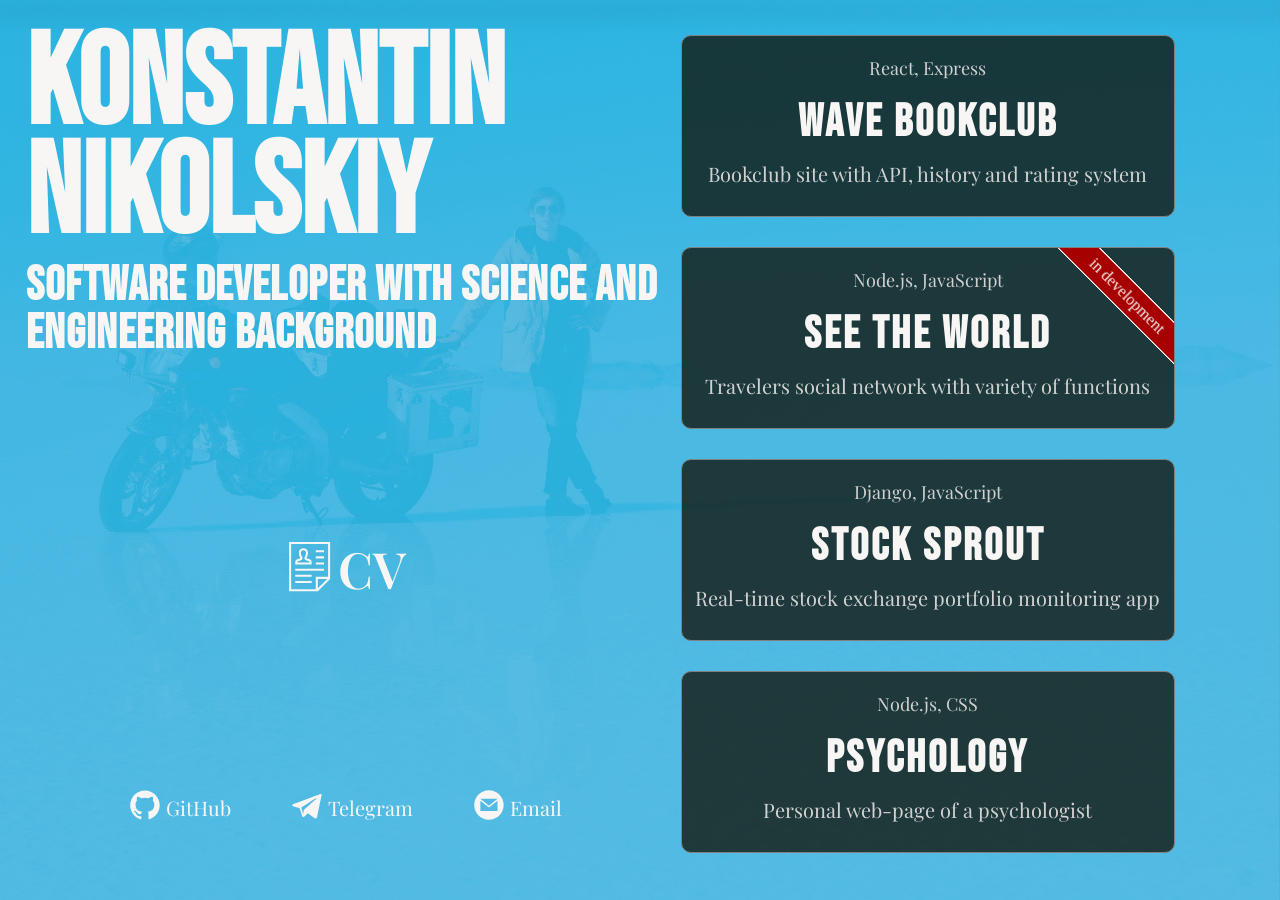
<file: index.html>
<!DOCTYPE html>

<html lang="en">
    <head>
        <title>Konstantin Nikolskiy, Web Dev</title>
        <meta name="viewport" content="width=device-width, initial-scale=1, maximum-scale=1, user-scalable=no">
        <script src="homepage.js"></script>
        <link href="styles.css" rel="stylesheet">
        <link href="favicon.ico" rel="icon">
        <link rel="canonical" href="https://nikolskiy.org">
        <link rel="preconnect" href="https://fonts.googleapis.com">
        <link rel="preconnect" href="https://fonts.gstatic.com" crossorigin>
        <link href="https://fonts.googleapis.com/css2?family=Bebas+Neue&family=News+Cycle:wght@400;700&family=Playfair+Display:wght@400;500;600&family=Tangerine:wght@400;700&family=Philosopher:ital,wght@0,400;0,700;1,400;1,700&display=swap" rel="stylesheet">
        <link href="https://fonts.googleapis.com/css2?family=Russo+One&display=swap" rel="stylesheet">

        <body>

        <div class="main-background"></div>
        <section id="main-view">
            <div class="flex-container" id="main-container">
                <div class="flex-column left-column">
                    <div class="brand-container">
                        <h1 id="name">Konstantin Nikolskiy</h1>
                        <h2 class="main__subtext"> Software Developer with science and engineering background</h2>
                    </div>

                    <button class="CV-btn">
                        <svg viewBox="0 0 26 26" class="svg-CV"><path d="M22 0h-20v24h14l6-6v-18zm-7 23h-12v-22h18v16h-6v6zm1-5h4.586l-4.586 4.586v-4.586zm-3 1h-8v1h8v-1zm0-3h-8v1h8v-1zm6-2v-1h-14v1h14zm0-4h-4v1h4v-1zm-6.006 1h-7.991l-.003-.789c-.003-.72-.006-1.615 1.314-1.92 1.483-.341 1.236-.418 1.158-.563-1.078-1.988-.71-3.173-.395-3.703.388-.651 1.089-1.025 1.923-1.025.827 0 1.523.368 1.91 1.011.545.904.409 2.222-.379 3.713-.105.196-.195.255 1.119.559 1.355.312 1.352 1.212 1.35 1.936l-.006.781zm-6.994-1h6c-.007-.547-.07-.626-.54-.734-.855-.198-1.629-.376-1.901-.972-.142-.311-.113-.66.087-1.039.61-1.151.758-2.146.407-2.729-.276-.458-.778-.526-1.053-.526-.48 0-.857.19-1.063.537-.352.59-.201 1.58.414 2.714.204.377.236.727.095 1.039-.269.598-1.036.774-1.847.962-.525.121-.593.202-.599.748zm13-2v-1h-4v1h4zm0-4h-4v1h4v-1z"/></svg>
                        <span class="CV-text">CV</span>
                    </button>

                    <div class="social-links">
                        <a class="flex" href="https://github.com/Javier-Nieves">
                            <svg viewBox="-1 -1 30 30" class="svg-link">
                                <path d="M12 .297c-6.63 0-12 5.373-12 12 0 5.303 3.438 9.8 8.205 11.385.6.113.82-.258.82-.577 0-.285-.01-1.04-.015-2.04-3.338.724-4.042-1.61-4.042-1.61C4.422 18.07 3.633 17.7 3.633 17.7c-1.087-.744.084-.729.084-.729 1.205.084 1.838 1.236 1.838 1.236 1.07 1.835 2.809 1.305 3.495.998.108-.776.417-1.305.76-1.605-2.665-.3-5.466-1.332-5.466-5.93 0-1.31.465-2.38 1.235-3.22-.135-.303-.54-1.523.105-3.176 0 0 1.005-.322 3.3 1.23.96-.267 1.98-.399 3-.405 1.02.006 2.04.138 3 .405 2.28-1.552 3.285-1.23 3.285-1.23.645 1.653.24 2.873.12 3.176.765.84 1.23 1.91 1.23 3.22 0 4.61-2.805 5.625-5.475 5.92.42.36.81 1.096.81 2.22 0 1.606-.015 2.896-.015 3.286 0 .315.21.69.825.57C20.565 22.092 24 17.592 24 12.297c0-6.627-5.373-12-12-12">
                                </path>
                            </svg>
                            <span class="link-text-white">GitHub</span>
                        </a>
                        <a href="https://t.me/JavierNikolskiy">
                            <svg viewBox="-1 -1 30 30" class="svg-link" style="fill-rule:evenodd;clip-rule:evenodd;stroke-linejoin:round;stroke-miterlimit:1.41421;"><path id="telegram-1" d="M18.384,22.779c0.322,0.228 0.737,0.285 1.107,0.145c0.37,-0.141 0.642,-0.457 0.724,-0.84c0.869,-4.084 2.977,-14.421 3.768,-18.136c0.06,-0.28 -0.04,-0.571 -0.26,-0.758c-0.22,-0.187 -0.525,-0.241 -0.797,-0.14c-4.193,1.552 -17.106,6.397 -22.384,8.35c-0.335,0.124 -0.553,0.446 -0.542,0.799c0.012,0.354 0.25,0.661 0.593,0.764c2.367,0.708 5.474,1.693 5.474,1.693c0,0 1.452,4.385 2.209,6.615c0.095,0.28 0.314,0.5 0.603,0.576c0.288,0.075 0.596,-0.004 0.811,-0.207c1.216,-1.148 3.096,-2.923 3.096,-2.923c0,0 3.572,2.619 5.598,4.062Zm-11.01,-8.677l1.679,5.538l0.373,-3.507c0,0 6.487,-5.851 10.185,-9.186c0.108,-0.098 0.123,-0.262 0.033,-0.377c-0.089,-0.115 -0.253,-0.142 -0.376,-0.064c-4.286,2.737 -11.894,7.596 -11.894,7.596Z"/></svg>
                            <span class="link-text-white">Telegram</span>
                        </a>
                        <a href="mailto:otro.konstantin@gmail.com">
                            <svg viewBox="-1 -1 30 30" class="svg-link"><path d="M12 .02c-6.627 0-12 5.373-12 12s5.373 12 12 12 12-5.373 12-12-5.373-12-12-12zm6.99 6.98l-6.99 5.666-6.991-5.666h13.981zm.01 10h-14v-8.505l7 5.673 7-5.672v8.504z"/></svg>
                            <span class="link-text-white">Email</span>
                        </a>
                    </div>

                </div>

                <div class="right-column">
                    <div class="flex-column-container">

                        <article class="project-card books">
                            <div class="flex-column project-card__content" data-name="books">
                                <!-- spinner for loading -->
                                <div class="flex-container spinner">
                                    <div class="flex-column">
                                        <h2>Wave Bookclub</h2>
                                        <div class="server-text">Waking up the server...</div>
                                    </div>
                                    <div class="lds-dual-ring"></div>
                                </div>
                                <!-- visible part in collapsed form --- top part in expanded form -->
                                <div class="flex-column projectDesc-container">
                                    <div class="projectDesc__small-text">React, Express</div>
                                    <h2 class="projectDesc__big-text">Wave Bookclub</h2>
                                    <div class="projectDesc__medium-text">Bookclub site with API, history and rating system</div>
                                </div>
                                <!-- Details in expanded form -->
                                <div class="flex-column ExpandedCardContent">
                                    <div class="flex-column features-container books">
                                        <p> - Create bookclubs </p>
                                        <p> - Use API to find book information </p>
                                        <p> - Create reading lists and rate books </p>
                                        <p> - Keep track of your reading history </p>
                                    </div>
                                    <div class="flex linkContainer">
                                        <a class="flex projectLink books" href="https://wave-bookclub.com/">
                                            <svg viewBox="-1 -1 30 30" class="svg-project">
                                                <path d="M22 24h-17c-1.657 0-3-1.343-3-3v-18c0-1.657 1.343-3 3-3h17v24zm-2-4h-14.505c-1.375 0-1.375 2 0 2h14.505v-2zm0-18h-3v9l-2-1.547-2 1.547v-9h-8v16h15v-16z"/></svg>
                                            </svg>
                                            <span>React</span>
                                        </a>
                                        <a class="flex projectLink books" href="https://wave-bookclub.onrender.com/">
                                            <svg viewBox="-1 -1 30 30" class="svg-project">
                                                <path d="M22 24h-17c-1.657 0-3-1.343-3-3v-18c0-1.657 1.343-3 3-3h17v24zm-2-4h-14.505c-1.375 0-1.375 2 0 2h14.505v-2zm0-18h-3v9l-2-1.547-2 1.547v-9h-8v16h15v-16z"/></svg>
                                            </svg>
                                            <span>Vanilla JS</span>
                                        </a>
                                        <a class="flex projectLink books" href="https://github.com/Javier-Nieves/Wave-bookclub.git">
                                            <svg viewBox="-1 -1 30 30" class="svg-project">
                                                <path d="M12 .297c-6.63 0-12 5.373-12 12 0 5.303 3.438 9.8 8.205 11.385.6.113.82-.258.82-.577 0-.285-.01-1.04-.015-2.04-3.338.724-4.042-1.61-4.042-1.61C4.422 18.07 3.633 17.7 3.633 17.7c-1.087-.744.084-.729.084-.729 1.205.084 1.838 1.236 1.838 1.236 1.07 1.835 2.809 1.305 3.495.998.108-.776.417-1.305.76-1.605-2.665-.3-5.466-1.332-5.466-5.93 0-1.31.465-2.38 1.235-3.22-.135-.303-.54-1.523.105-3.176 0 0 1.005-.322 3.3 1.23.96-.267 1.98-.399 3-.405 1.02.006 2.04.138 3 .405 2.28-1.552 3.285-1.23 3.285-1.23.645 1.653.24 2.873.12 3.176.765.84 1.23 1.91 1.23 3.22 0 4.61-2.805 5.625-5.475 5.92.42.36.81 1.096.81 2.22 0 1.606-.015 2.896-.015 3.286 0 .315.21.69.825.57C20.565 22.092 24 17.592 24 12.297c0-6.627-5.373-12-12-12">
                                                </path>
                                            </svg>
                                            <span>Code</span>
                                        </a>
                                    </div>
                                </div>
                            </div>
                        </article>

                        <article class="project-card world">
                            <div class="dev-ribbon">in development</div>
                            <div class="flex-column project-card__content" data-name="world">
                                <div class="flex-container spinner">
                                    <div class="flex-column">
                                        <h2>See the World</h2>
                                        <div class="server-text" class="server-text">Waking up the server...</div>
                                    </div>
                                    <div class="lds-dual-ring"></div>
                                </div>
                                <div class="flex-column projectDesc-container">
                                    <div class="projectDesc__small-text">Node.js, JavaScript</div>
                                    <h2 class="projectDesc__big-text">See the World</h2>
                                    <div class="projectDesc__medium-text">Travelers social network with variety of functions</div>
                                </div>
                                <div class="flex-column ExpandedCardContent">
                                    <div class="flex-column features-container world">
                                        <p> - Friend requests, likes, comments, password change </p>
                                        <p> - JSON web tokens authentification</p>
                                        <p> - External modules for email and map features </p>
                                    </div>
                                    <div class="flex linkContainer">
                                        <a class="flex projectLink world" href="https://see-the-world-416907.lm.r.appspot.com/">
                                            <svg viewBox="-1 -1 30 30" class="svg-project">
                                                <path d="M12 0c-6.627 0-12 5.373-12 12s5.373 12 12 12 12-5.373 12-12-5.373-12-12-12zm9.567 9.098c-.059-.058-.127-.108-.206-.138-.258-.101-1.35.603-1.515.256-.108-.231-.327.148-.578.008-.121-.067-.459-.52-.611-.465-.312.112.479.974.694 1.087.203-.154.86-.469 1.002-.039.271.812-.745 1.702-1.264 2.171-.775.702-.63-.454-1.159-.86-.277-.213-.274-.667-.555-.824-.125-.071-.7-.732-.694-.821l-.017.167c-.095.072-.297-.27-.319-.325 0 .298.485.772.646 1.011.273.409.42 1.005.756 1.339.179.18.866.923 1.045.908l.921-.437c.649.154-1.531 3.237-1.738 3.619-.171.321.139 1.112.114 1.49-.029.437-.374.579-.7.817-.35.255-.268.752-.562.934-.521.321-.897 1.366-1.639 1.361-.219-.001-1.151.364-1.273.007-.095-.258-.223-.455-.356-.71-.131-.25-.015-.51-.175-.731-.11-.154-.479-.502-.513-.684-.002-.157.118-.632.283-.715.231-.118.044-.462.016-.663-.048-.357-.27-.652-.535-.859-.393-.302-.189-.542-.098-.974 0-.206-.126-.476-.402-.396-.57.166-.396-.445-.812-.417-.299.021-.543.211-.821.295-.349.104-.707-.083-1.053-.126-1.421-.179-1.885-1.804-1.514-2.976.037-.192-.115-.547-.048-.696.159-.352.485-.752.768-1.021.16-.152.365-.113.553-.231.29-.182.294-.558.578-.789.404-.328.956-.321 1.482-.392.281-.037 1.35-.268 1.518-.06 0 .039.193.611-.019.578.438.023 1.061.756 1.476.585.213-.089.135-.744.573-.427.265.19 1.45.275 1.696.07.152-.125.236-.939.053-1.031.117.116-.618.125-.686.099-.122-.044-.235.115-.43.025.117.055-.651-.358-.22-.674-.181.132-.349-.037-.544.109-.135.109.062.181-.13.277-.305.155-.535-.53-.649-.607-.118-.077-1.024-.713-.777-.298l.797.793c-.04.026-.209-.289-.209-.059.053-.136.02.585-.105.35-.056-.09.091-.14.006-.271 0-.085-.23-.169-.275-.228-.126-.157-.462-.502-.644-.585-.05-.024-.771.088-.832.111-.071.099-.131.203-.181.314-.149.055-.29.127-.423.216l-.159.356c-.068.061-.772.294-.776.303.03-.076-.492-.172-.457-.324.038-.167.215-.687.169-.877-.048-.199 1.085.287 1.158-.238.029-.227.047-.492-.316-.531.069.008.702-.249.807-.364.148-.169.486-.447.731-.447.286 0 .225-.417.356-.622.133.053-.071.38.088.512-.01-.104.45.057.494.033.105-.056.691-.023.601-.299-.101-.28.052-.197.183-.255-.02.008.248-.458.363-.456-.104-.089-.398.112-.516.103-.308-.024-.177-.525-.061-.672.09-.116-.246-.258-.25-.036-.006.332-.314.633-.243 1.075.109.666-.743-.161-.816-.115-.283.172-.515-.216-.368-.449.149-.238.51-.226.659-.48.104-.179.227-.389.388-.524.541-.454.689-.091 1.229-.042.526.048.178.125.105.327-.07.192.289.261.413.1.071-.092.232-.326.301-.499.07-.175.578-.2.527-.365 2.72 1.148 4.827 3.465 5.694 6.318zm-11.113-3.779l.068-.087.073-.019c.042-.034.086-.118.151-.104.043.009.146.095.111.148-.037.054-.066-.049-.081.101-.018.169-.188.167-.313.222-.087.037-.175-.018-.09-.104l.088-.108-.007-.049zm.442.245c.046-.045.138-.008.151-.094.014-.084.078-.178-.008-.335-.022-.042.116-.082.051-.137l-.109.032s.155-.668.364-.366l-.089.103c.135.134.172.47.215.687.127.066.324.078.098.192.117-.02-.618.314-.715.178-.072-.083.317-.139.307-.173-.004-.011-.317-.02-.265-.087zm1.43-3.547l-.356.326c-.36.298-1.28.883-1.793.705-.524-.18-1.647.667-1.826.673-.067.003.002-.641.36-.689-.141.021.993-.575 1.185-.805.678-.146 1.381-.227 2.104-.227l.326.017zm-5.086 1.19c.07.082.278.092-.026.288-.183.11-.377.809-.548.809-.51.223-.542-.439-1.109.413-.078.115-.395.158-.644.236.685-.688 1.468-1.279 2.327-1.746zm-5.24 8.793c0-.541.055-1.068.139-1.586l.292.185c.113.135.113.719.169.911.139.482.484.751.748 1.19.155.261.414.923.332 1.197.109-.179 1.081.824 1.259 1.033.418.492.74 1.088.061 1.574-.219.158.334 1.14.049 1.382l-.365.094c-.225.138-.235.397-.166.631-1.562-1.765-2.518-4.076-2.518-6.611zm14.347-5.823c.083-.01-.107.167-.107.167.033.256.222.396.581.527.437.157.038.455-.213.385-.139-.039-.854-.255-.879.025 0 .167-.679.001-.573-.175.073-.119.05-.387.186-.562.193-.255.38-.116.386.032-.001.394.398-.373.619-.399z"/></svg>
                                            </svg>
                                            <span>Site</span>
                                        </a>
                                        <a class="flex projectLink world" href="https://github.com/Javier-Nieves/See-the-World">
                                            <svg viewBox="-1 -1 30 30" class="svg-project">
                                                <path d="M12 .297c-6.63 0-12 5.373-12 12 0 5.303 3.438 9.8 8.205 11.385.6.113.82-.258.82-.577 0-.285-.01-1.04-.015-2.04-3.338.724-4.042-1.61-4.042-1.61C4.422 18.07 3.633 17.7 3.633 17.7c-1.087-.744.084-.729.084-.729 1.205.084 1.838 1.236 1.838 1.236 1.07 1.835 2.809 1.305 3.495.998.108-.776.417-1.305.76-1.605-2.665-.3-5.466-1.332-5.466-5.93 0-1.31.465-2.38 1.235-3.22-.135-.303-.54-1.523.105-3.176 0 0 1.005-.322 3.3 1.23.96-.267 1.98-.399 3-.405 1.02.006 2.04.138 3 .405 2.28-1.552 3.285-1.23 3.285-1.23.645 1.653.24 2.873.12 3.176.765.84 1.23 1.91 1.23 3.22 0 4.61-2.805 5.625-5.475 5.92.42.36.81 1.096.81 2.22 0 1.606-.015 2.896-.015 3.286 0 .315.21.69.825.57C20.565 22.092 24 17.592 24 12.297c0-6.627-5.373-12-12-12">
                                                </path>
                                            </svg>
                                            <span>Code</span>
                                        </a>
                                    </div>
                                </div>
                            </div>
                        </article>

                        <article class="project-card stocks">
                            <div class="flex-column project-card__content" data-name="stocks">
                                <div class="flex-container spinner">
                                    <div class="flex-column">
                                        <h2>Stock Sprout</h2>
                                        <div class="server-text">Waking up the server...</div>
                                    </div>
                                    <div class="lds-dual-ring"></div>
                                </div>
                                <div class="flex-column projectDesc-container">
                                    <div class="projectDesc__small-text">Django, JavaScript</div>
                                    <h2 class="projectDesc__big-text">Stock Sprout</h2>
                                    <div class="projectDesc__medium-text">Real-time stock exchange portfolio monitoring app</div>
                                </div>
                                <div class="flex-column ExpandedCardContent">
                                    <div class="flex-column features-container stocks">
                                        <p> - Use API to find stocks information </p>
                                        <p> - Add stocks to your portfolio </p>
                                        <p> - Update prices automatically to see your profits </p>
                                        <p> - Keep track of trades and dividends history </p>
                                        <p> - Login with your Google or GitHub account </p>
                                    </div>
                                    <div class="flex linkContainer">
                                        <a class="flex projectLink stocks" href="https://stock-sprout.onrender.com/">
                                            <svg viewBox="-1 -1 30 30" class="svg-project-white">
                                                <path d="M12 2c5.514 0 10 4.486 10 10s-4.486 10-10 10-10-4.486-10-10 4.486-10 10-10zm0-2c-6.627 0-12 5.373-12 12s5.373 12 12 12 12-5.373 12-12-5.373-12-12-12zm0 3c-4.971 0-9 4.029-9 9s4.029 9 9 9 9-4.029 9-9-4.029-9-9-9zm1 13.947v1.053h-1v-.998c-1.035-.018-2.106-.265-3-.727l.455-1.644c.956.371 2.229.765 3.225.54 1.149-.26 1.385-1.442.114-2.011-.931-.434-3.778-.805-3.778-3.243 0-1.363 1.039-2.583 2.984-2.85v-1.067h1v1.018c.725.019 1.535.145 2.442.42l-.362 1.648c-.768-.27-1.616-.515-2.442-.465-1.489.087-1.62 1.376-.581 1.916 1.711.804 3.943 1.401 3.943 3.546.002 1.718-1.344 2.632-3 2.864z">
                                                </path>
                                            </svg>
                                            <span>Site</span>
                                        </a>
                                        <a class="flex projectLink stocks" href="https://github.com/Javier-Nieves/stock-sprout">
                                            <svg viewBox="-1 -1 30 30" class="svg-project-white">
                                                <path d="M12 .297c-6.63 0-12 5.373-12 12 0 5.303 3.438 9.8 8.205 11.385.6.113.82-.258.82-.577 0-.285-.01-1.04-.015-2.04-3.338.724-4.042-1.61-4.042-1.61C4.422 18.07 3.633 17.7 3.633 17.7c-1.087-.744.084-.729.084-.729 1.205.084 1.838 1.236 1.838 1.236 1.07 1.835 2.809 1.305 3.495.998.108-.776.417-1.305.76-1.605-2.665-.3-5.466-1.332-5.466-5.93 0-1.31.465-2.38 1.235-3.22-.135-.303-.54-1.523.105-3.176 0 0 1.005-.322 3.3 1.23.96-.267 1.98-.399 3-.405 1.02.006 2.04.138 3 .405 2.28-1.552 3.285-1.23 3.285-1.23.645 1.653.24 2.873.12 3.176.765.84 1.23 1.91 1.23 3.22 0 4.61-2.805 5.625-5.475 5.92.42.36.81 1.096.81 2.22 0 1.606-.015 2.896-.015 3.286 0 .315.21.69.825.57C20.565 22.092 24 17.592 24 12.297c0-6.627-5.373-12-12-12">
                                                </path>
                                            </svg>
                                            <span>Code</span>
                                        </a>
                                    </div>
                                </div>
                            </div>
                        </article>
                        
                        <article class="project-card psychology">
                            <!-- <div class="dev-ribbon">in development</div> -->
                            <div class="flex-column project-card__content" data-name="psychology">
                                <div class="flex-container spinner">
                                    <div class="flex-column">
                                        <h2>Psychology</h2>
                                        <div class="server-text">Loading...</div>
                                    </div>
                                    <div class="lds-dual-ring"></div>
                                </div>
                                <div class="flex-column projectDesc-container">
                                    <div class="projectDesc__small-text">Node.js, CSS</div>
                                    <h2 class="projectDesc__big-text">Psychology</h2>
                                    <div class="projectDesc__medium-text">Personal web-page of a psychologist</div>
                                </div>
                                <div class="flex-column ExpandedCardContent">
                                    <div class="flex-column features-container psychology">
                                        <p> - Minimalistic design </p>
                                        <p> - Custom email contact form (with Nodemailer) </p>
                                        <p> - Design adaptations for laptops, tablets and phones </p>
                                        <p> - Modern frontend features </p>
                                    </div>
                                    <div class="flex linkContainer">
                                        <a class="flex projectLink psychology" href="https://nikolskaya.org">
                                            <img src="img/brain.svg" class="svg-project-white"/>
                                            <!-- <svg viewBox="-1 -1 30 30" class="svg-project-white">
                                                <path d="M12 2c5.514 0 10 4.486 10 10s-4.486 10-10 10-10-4.486-10-10 4.486-10 10-10zm0-2c-6.627 0-12 5.373-12 12s5.373 12 12 12 12-5.373 12-12-5.373-12-12-12zm0 3c-4.971 0-9 4.029-9 9s4.029 9 9 9 9-4.029 9-9-4.029-9-9-9zm1 13.947v1.053h-1v-.998c-1.035-.018-2.106-.265-3-.727l.455-1.644c.956.371 2.229.765 3.225.54 1.149-.26 1.385-1.442.114-2.011-.931-.434-3.778-.805-3.778-3.243 0-1.363 1.039-2.583 2.984-2.85v-1.067h1v1.018c.725.019 1.535.145 2.442.42l-.362 1.648c-.768-.27-1.616-.515-2.442-.465-1.489.087-1.62 1.376-.581 1.916 1.711.804 3.943 1.401 3.943 3.546.002 1.718-1.344 2.632-3 2.864z">
                                                </path>
                                            </svg> -->
                                            <span>Site</span>
                                        </a>
                                        <a class="flex projectLink psychology" href="https://github.com/Javier-Nieves/Psychology">
                                            <img src="img/github.svg" class="svg-project-white"/>
                                            <!-- <svg viewBox="-1 -1 30 30" class="svg-project-white">
                                                <path d="M12 .297c-6.63 0-12 5.373-12 12 0 5.303 3.438 9.8 8.205 11.385.6.113.82-.258.82-.577 0-.285-.01-1.04-.015-2.04-3.338.724-4.042-1.61-4.042-1.61C4.422 18.07 3.633 17.7 3.633 17.7c-1.087-.744.084-.729.084-.729 1.205.084 1.838 1.236 1.838 1.236 1.07 1.835 2.809 1.305 3.495.998.108-.776.417-1.305.76-1.605-2.665-.3-5.466-1.332-5.466-5.93 0-1.31.465-2.38 1.235-3.22-.135-.303-.54-1.523.105-3.176 0 0 1.005-.322 3.3 1.23.96-.267 1.98-.399 3-.405 1.02.006 2.04.138 3 .405 2.28-1.552 3.285-1.23 3.285-1.23.645 1.653.24 2.873.12 3.176.765.84 1.23 1.91 1.23 3.22 0 4.61-2.805 5.625-5.475 5.92.42.36.81 1.096.81 2.22 0 1.606-.015 2.896-.015 3.286 0 .315.21.69.825.57C20.565 22.092 24 17.592 24 12.297c0-6.627-5.373-12-12-12">
                                                </path>
                                            </svg> -->
                                            <span>Code</span>
                                        </a>
                                    </div>
                                </div>
                            </div>
                        </article>

                    </div>
                </div>
            </div>

            <div class="social-links-mobile__container">
                <button class="CV-btn-mobile">
                    <svg viewBox="0 0 30 30"><path d="M22 0h-20v24h14l6-6v-18zm-7 23h-12v-22h18v16h-6v6zm1-5h4.586l-4.586 4.586v-4.586zm-3 1h-8v1h8v-1zm0-3h-8v1h8v-1zm6-2v-1h-14v1h14zm0-4h-4v1h4v-1zm-6.006 1h-7.991l-.003-.789c-.003-.72-.006-1.615 1.314-1.92 1.483-.341 1.236-.418 1.158-.563-1.078-1.988-.71-3.173-.395-3.703.388-.651 1.089-1.025 1.923-1.025.827 0 1.523.368 1.91 1.011.545.904.409 2.222-.379 3.713-.105.196-.195.255 1.119.559 1.355.312 1.352 1.212 1.35 1.936l-.006.781zm-6.994-1h6c-.007-.547-.07-.626-.54-.734-.855-.198-1.629-.376-1.901-.972-.142-.311-.113-.66.087-1.039.61-1.151.758-2.146.407-2.729-.276-.458-.778-.526-1.053-.526-.48 0-.857.19-1.063.537-.352.59-.201 1.58.414 2.714.204.377.236.727.095 1.039-.269.598-1.036.774-1.847.962-.525.121-.593.202-.599.748zm13-2v-1h-4v1h4zm0-4h-4v1h4v-1z"/></svg>
                    <!-- <span>CV</span> -->
                </button>
                <a href="https://github.com/Javier-Nieves">
                    <svg viewBox="-1 -1 27 27">
                        <path d="M12 .297c-6.63 0-12 5.373-12 12 0 5.303 3.438 9.8 8.205 11.385.6.113.82-.258.82-.577 0-.285-.01-1.04-.015-2.04-3.338.724-4.042-1.61-4.042-1.61C4.422 18.07 3.633 17.7 3.633 17.7c-1.087-.744.084-.729.084-.729 1.205.084 1.838 1.236 1.838 1.236 1.07 1.835 2.809 1.305 3.495.998.108-.776.417-1.305.76-1.605-2.665-.3-5.466-1.332-5.466-5.93 0-1.31.465-2.38 1.235-3.22-.135-.303-.54-1.523.105-3.176 0 0 1.005-.322 3.3 1.23.96-.267 1.98-.399 3-.405 1.02.006 2.04.138 3 .405 2.28-1.552 3.285-1.23 3.285-1.23.645 1.653.24 2.873.12 3.176.765.84 1.23 1.91 1.23 3.22 0 4.61-2.805 5.625-5.475 5.92.42.36.81 1.096.81 2.22 0 1.606-.015 2.896-.015 3.286 0 .315.21.69.825.57C20.565 22.092 24 17.592 24 12.297c0-6.627-5.373-12-12-12">
                        </path>
                    </svg>
                    <!-- <span>GitHub</span> -->
                </a>
                <a href="https://t.me/JavierNikolskiy">
                    <svg viewBox="-1 -1 27 27" style="fill-rule:evenodd;clip-rule:evenodd;stroke-linejoin:round;stroke-miterlimit:1.41421;"><path id="telegram-1" d="M18.384,22.779c0.322,0.228 0.737,0.285 1.107,0.145c0.37,-0.141 0.642,-0.457 0.724,-0.84c0.869,-4.084 2.977,-14.421 3.768,-18.136c0.06,-0.28 -0.04,-0.571 -0.26,-0.758c-0.22,-0.187 -0.525,-0.241 -0.797,-0.14c-4.193,1.552 -17.106,6.397 -22.384,8.35c-0.335,0.124 -0.553,0.446 -0.542,0.799c0.012,0.354 0.25,0.661 0.593,0.764c2.367,0.708 5.474,1.693 5.474,1.693c0,0 1.452,4.385 2.209,6.615c0.095,0.28 0.314,0.5 0.603,0.576c0.288,0.075 0.596,-0.004 0.811,-0.207c1.216,-1.148 3.096,-2.923 3.096,-2.923c0,0 3.572,2.619 5.598,4.062Zm-11.01,-8.677l1.679,5.538l0.373,-3.507c0,0 6.487,-5.851 10.185,-9.186c0.108,-0.098 0.123,-0.262 0.033,-0.377c-0.089,-0.115 -0.253,-0.142 -0.376,-0.064c-4.286,2.737 -11.894,7.596 -11.894,7.596Z"/></svg>
                    <!-- <span>Telegram</span> -->
                </a>
                <a href="mailto:otro.konstantin@gmail.com">
                    <svg viewBox="-1 -1 27 27"><path d="M12 .02c-6.627 0-12 5.373-12 12s5.373 12 12 12 12-5.373 12-12-5.373-12-12-12zm6.99 6.98l-6.99 5.666-6.991-5.666h13.981zm.01 10h-14v-8.505l7 5.673 7-5.672v8.504z"/></svg>
                    <!-- <span>Email</span> -->
                </a>
            </div>
        </section>

        <section id="CV-view">
            <div class="flex-container cv-container">
                <div class="cv-left-part">
                    <svg viewBox="-1 -1 24 26" class='back-arrow cv-block'><path d="M18.885 3.515c-4.617-4.618-12.056-4.676-16.756-.195l-2.129-2.258v7.938h7.484l-2.066-2.191c2.82-2.706 7.297-2.676 10.073.1 4.341 4.341 1.737 12.291-5.491 12.291v4.8c3.708 0 6.614-1.244 8.885-3.515 4.686-4.686 4.686-12.284 0-16.97z"/></svg>
                    <article class="cv-block appear2">
                        <h2 class="cv-heading">Education</h2>
                        <div class="uni-block">
                            <div class="job-year">2022 - 2023</div>
                            <div class="course">Computer Science & Web programming course</div>
                            <div class="uni">Harvard University</div>
                        </div>
                        <dialog id="diplomaModal" class="flex">
                            <img class="modal-img" onclick="diplomaModal.close()">
                        </dialog>
                        <div class="uni-block">
                            <div class="job-year">2006 - 2012</div>
                            <div class="course">Master of Physics</div>
                            <div class="uni">National Research Nuclear University "MEPHI", Moscow</div>
                        </div>
                    </article>

                    <article class="cv-block appear3">
                        <h2 class="cv-heading">Certificates</h2>
                        <div id='container-diploma' class="flex" style="gap:0.5vw">
                            <div class="flex-container">
                                <img class="cv-diploma cv-diploma-big" src="img/CS50w.jpg" alt="CS50w diploma" loading="lazy" data-diploma="CS50w.jpg">
                                <div class="flex-container img-line">
                                    <img class="cv-diploma" src="img/CS50x.jpg" alt="CS50x diploma" loading="lazy" data-diploma="CS50x.jpg">
                                    <img class="cv-diploma" src="img/JS.jpg" alt="JS diploma" loading="lazy" data-diploma="JS.jpg">
                                    <img class="cv-diploma" src="img/node.jpg" alt="Node.js diploma" loading="lazy" data-diploma="node.jpg">
                                    <img class="cv-diploma" src="img/python.jpg" alt="Python diploma" loading="lazy" data-diploma="python.jpg">
                                </div>
                            </div>
                        </div>
                    </article>

                    <article class="cv-block appear5">
                        <h2 class="cv-heading">Languages</h2>
                        <div class="lang-line">
                            <img src="img/ru.png" class="small-flag">
                            <h3 class="cv-heading">Russian (native)</h3>
                        </div>
                        <div class="lang-line">
                            <img src="img/gb.png" class="small-flag">
                            <h3 class="cv-heading">English (advanced)</h3>
                        </div>
                        <div class="lang-line">
                            <img src="img/es.png" class="small-flag">
                            <h3 class="cv-heading">Spanish (advanced)</h3>
                        </div>
                    </article>
                    
                </div>
                <div class="cv-right-part">
                    <!-- <div class="cv-block appear1">
                        <h1 class="cv-heading">Konstantin Nikolskiy</h1>
                    </div> -->
                    <div class="cv-block appear1">
                        <h2 class="cv-heading"> Physicist -> Teacher -> Developer</h2>
                    </div>
                    <div class="cv-block appear4">
                        <article class="job-block">
                            <div class="job-year">2022 - Current</div>
                            <div class="job-position">Web Developer</div>
                            <div class="job-desc">Creating web applications.</div>
                        </article>
                        <article class="job-block">
                            <div class="job-year">2020 - 2023</div>
                            <div class="job-company">School of the Russian Embassy in Colombia, Bogotá</div>
                            <div class="job-position">Computer Science, Physics teacher</div>
                            <div class="job-desc">Creating lessons that incorporate hands-on coding
                                 activities and project-based learning. Promoting personal development
                                and intelligence growth.</div>
                        </article>
                        <article class="job-block">
                            <div class="job-year">2016 - current</div>
                            <!-- <div class="job-company">self-employed</div> -->
                            <div class="job-position">Computer Science, Math and Physics tutor</div>
                            <div class="job-desc">Teaching all kinds of students, from problematic to 
                                gifted. Developing engaging lesson plans and promoting critical thinking skills.</div>
                        </article>
                        <article class="job-block">
                            <div class="job-year">2015 - 2016</div>
                            <div class="job-position">Gap year to travel the world</div>
                        </article>
                        <article class="job-block">
                            <div class="job-year">2013 - 2015</div>
                            <div class="job-company">Gamma R&D enterprise, Moscow</div>
                            <div class="job-position">Lead Engineer</div>
                            <div class="job-desc">Radio frequency devices R&D, electromagnetic
                                 compatibility testing, RF measurements, organizing team work, 
                                 creating project's documentation, patent research. </div>
                        </article>
                        <article class="job-block">
                            <div class="job-year">2012 - 2013</div>
                            <div class="job-company">Siemens RC, Moscow</div>
                            <div class="job-position">Engineer</div>
                            <div class="job-desc">Research, design and testing of radio frequency 
                                hardware, circuit design and sub-system integration for high-power 
                                RF devices.</div>
                        </article>
                    </div>
                </div>
            </div>  
        </section>

        <div class="shadow-border"></div>
    </body>
</html>
</file>
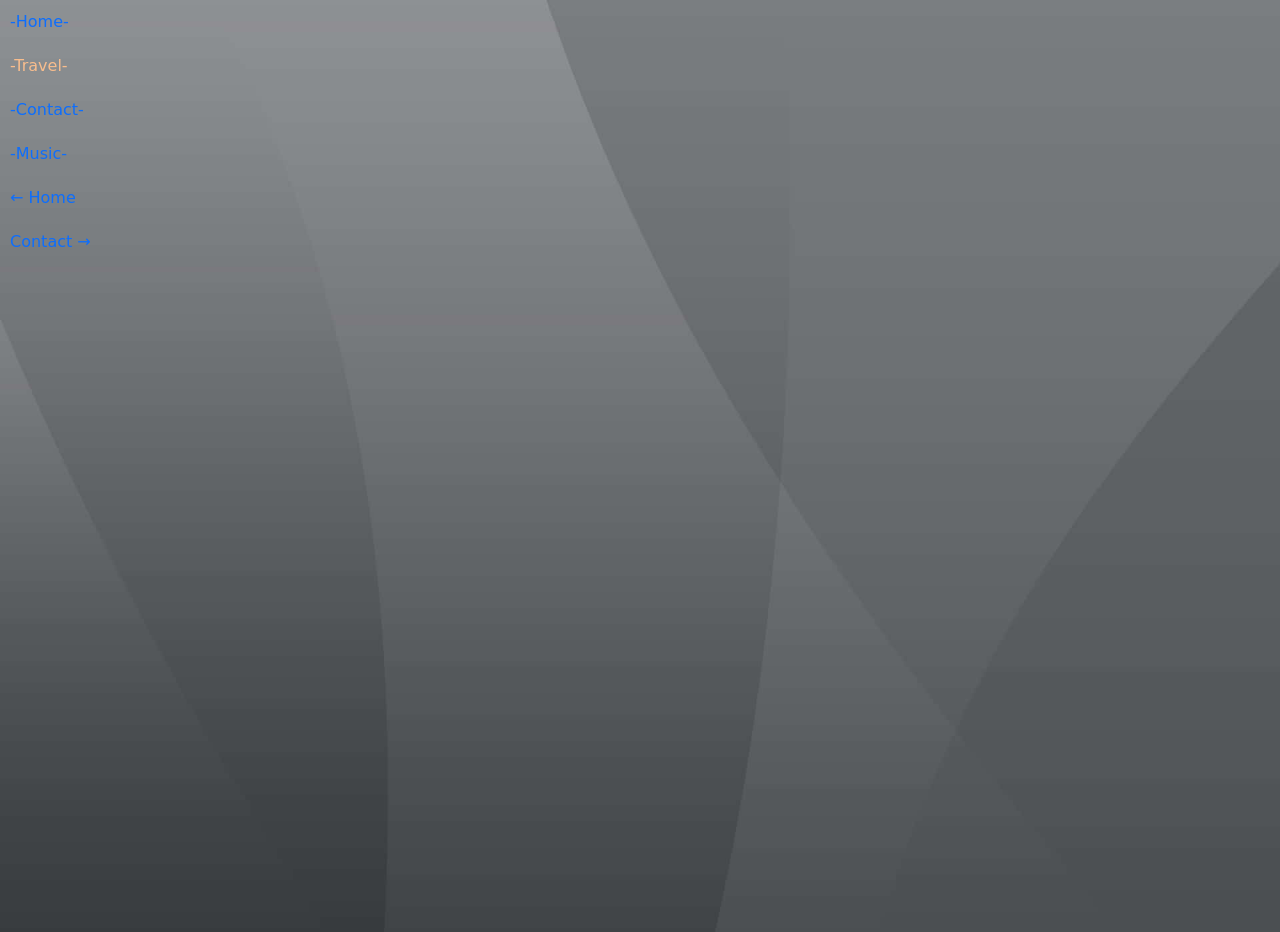
<file: travel.html>
<!DOCTYPE html>

<html lang="en">
    <head>
        <link href="https://cdn.jsdelivr.net/npm/bootstrap@5.0.2/dist/css/bootstrap.min.css" rel="stylesheet" integrity="sha384-EVSTQN3/azprG1Anm3QDgpJLIm9Nao0Yz1ztcQTwFspd3yD65VohhpuuCOmLASjC" crossorigin="anonymous">
        <script src="https://cdn.jsdelivr.net/npm/bootstrap@5.0.2/dist/js/bootstrap.bundle.min.js" integrity="sha384-MrcW6ZMFYlzcLA8Nl+NtUVF0sA7MsXsP1UyJoMp4YLEuNSfAP+JcXn/tWtIaxVXM" crossorigin="anonymous"></script>
        <link href="styles.css" rel="stylesheet">
        <link href="https://cdn.jsdelivr.net/npm/bootstrap@5.0.2/dist/css/bootstrap.min.css" rel="stylesheet" integrity="sha384-EVSTQN3/azprG1Anm3QDgpJLIm9Nao0Yz1ztcQTwFspd3yD65VohhpuuCOmLASjC" crossorigin="anonymous">
        <script src="https://cdn.jsdelivr.net/npm/bootstrap@5.0.2/dist/js/bootstrap.bundle.min.js" integrity="sha384-MrcW6ZMFYlzcLA8Nl+NtUVF0sA7MsXsP1UyJoMp4YLEuNSfAP+JcXn/tWtIaxVXM" crossorigin="anonymous"></script>
        <link href="styles.css" rel="stylesheet">
        <title>17 pesos</title>
        <link rel="icon" href="mon.png">
    </head>
    <body id="Video">

        <nav>
            <a class="one" href="./index.html">-Home-</a>
            <a class="one" href="./travel.html" style="color: #F8BD8D">-Travel-</a>
            <a class="one" href="./contact.html">-Contact-</a>
            <a class="one" href="./music.html">-Music-</a>
        </nav>
            <a class="left3" href="./index.html"> &#8592; Home</a>
            <a class="right3" href="./contact.html"> Contact &#8594; </a>
        <div id="video1">
            <iframe width="560" height="315" src="https://www.youtube.com/embed/l6gIXl5rAS4?controls=0" title="YouTube video player" frameborder="0" allow="accelerometer; autoplay; clipboard-write; encrypted-media; gyroscope; picture-in-picture" allowfullscreen></iframe>
            <iframe id="video2" width="560" height="315" src="https://www.youtube.com/embed/qDJWD5dJKVk?controls=0" title="YouTube video player" frameborder="0" allow="accelerometer; autoplay; clipboard-write; encrypted-media; gyroscope; picture-in-picture" allowfullscreen></iframe>
        </div><div style="clear:both;"></div>
        <div style="float:left; padding:12px; margin-left: 128px;">
            <iframe id="video3" width="560" height="315" src="https://www.youtube.com/embed/7To-4yzfxwU?controls=0" title="YouTube video player" frameborder="0" allow="accelerometer; autoplay; clipboard-write; encrypted-media; gyroscope; picture-in-picture" allowfullscreen></iframe>
            <iframe id="video4" width="560" height="315" src="https://www.youtube.com/embed/Atd75XTjdYk?controls=0" title="YouTube video player" frameborder="0" allow="accelerometer; autoplay; clipboard-write; encrypted-media; gyroscope; picture-in-picture" allowfullscreen></iframe>
        </div>
        </body>
</html>
</file>
<file: styles.css>
:root {
  --title-font: "Bebas Neue", sans-serif;
  --right-column-margin: 45vw;
  --white: #f7f6f4;
}
body {
  width: 100%;
  height: 100%;
  margin: 0;
  background-color: rgba(42, 42, 42, 0.98);
  background-image: url("img/back8.jpeg");
  background-size: cover;
}
.flex-column {
  display: flex;
  flex-direction: column;
  justify-content: center;
  align-items: center;
}
h2 {
  font-size: 2.5em;
  margin: 0 0 0 0;
  font-family: var(--title-font);
  color: var(--white);
  transition: all 0.5s ease-in-out;
  letter-spacing: 3px;
  line-height: 1em;
}
a {
  display: flex;
  align-items: center;
  padding: 10px;
  text-decoration: none;
}
.flex,
.spinner {
  display: flex;
  justify-content: center;
  align-items: center;
}
.flex-container {
  position: relative;
  z-index: 1;
  overflow-y: auto;
  display: flex;
  justify-content: space-between;
  align-items: center;
  gap: 15px;
}
.flex-column-container {
  display: flex;
  flex-direction: column;
  justify-content: center;
  align-items: center;
  gap: 30px;
  margin: 5% 0;
}
.left-column,
.right-column {
  flex-direction: column;
}
.left-column {
  position: fixed;
  width: 50%;
  height: 100%;
  /* padding-left: 5%; */
  top: 0;
  left: 0;
  justify-content: space-between;
}
.right-column {
  flex: 1;
  overflow-y: scroll;
  margin-left: var(--right-column-margin);
}
.shadow-border {
  box-shadow: 0px 10px 18px 10px rgba(0, 0, 0, 0.05);
  position: fixed;
  top: 0;
  left: 0;
  width: 100%;
  z-index: 99;
}

/*! Views */
/*! Main */
.main-background {
  position: fixed;
  top: 0;
  left: 0;
  width: 100vw;
  height: 100%;
  background-image: url("img/main_back.jpg");
  background-repeat: no-repeat;
  background-size: cover;
  z-index: -1;
}
#name {
  width: 100%;
  justify-content: flex-start;
  margin: 5% 0 2% 0;
  padding: 0;
  color: var(--white);
  font-family: var(--title-font);
  font-weight: 800;
  line-height: 0.85em;
}
.main__subtext {
  font-size: 3em;
  font-family: var(--title-font);
  letter-spacing: 1px;
}
#main-background {
  transition: transform 0.5s, opacity 0.5s;
}
#main-container {
  transition: transform 0.5s, opacity 0.5s;
}
.go {
  opacity: 0;
  transform: scale(0.95);
}
/* social links */
.social-links {
  display: flex;
  flex-direction: row;
  justify-content: center;
  gap: 40px;
  width: 100%;
  padding-bottom: 10%;
}
.social-links > * {
  transition: all 0.5s ease-in-out;
}
.social-links > *:hover {
  text-decoration: none;
  transform: scale(1.05);
}
.svg-CV {
  fill: var(--white);
  width: 4em;
  height: 4em;
}
.svg-link {
  fill: var(--white);
  width: 2.3em;
  height: 2.3em;
}
.link-text-white,
.CV-text {
  color: var(--white);
  font-size: 20px;
  font-family: "Playfair Display", serif;
  font-weight: 400;
  text-decoration: none;
}
/* spinner loader */
.lds-dual-ring {
  display: inline-block;
  width: 100px;
  height: 100px;
}
.lds-dual-ring:after {
  content: " ";
  display: block;
  width: 64px;
  height: 64px;
  margin: 8px;
  border-radius: 50%;
  border: 6px solid var(--white);
  border-color: #fff transparent #fff transparent;
  animation: lds-dual-ring 1.2s linear infinite;
}
.spinner {
  display: none;
}
.spinner > h2 {
  font-size: 20px;
  margin-right: 10px;
}
@keyframes lds-dual-ring {
  0% {
    transform: rotate(0deg);
  }
  100% {
    transform: rotate(360deg);
  }
}

/*! CV */
.CV-background {
  position: fixed;
  top: 0;
  left: 0;
  width: 100%;
  height: 100%;
  background-image: url("img/CV_back.jpg");
  background-repeat: no-repeat;
  background-size: cover;
  background-attachment: fixed;
}
.cv-container {
  align-items: flex-start;
}
.cv-left-part,
.cv-right-part {
  display: flex;
  flex-direction: column;
  align-items: center;
  justify-content: center;
  gap: 10px;
  margin: 10px 0;
}
.cv-left-part {
  width: 30%;
}
.cv-right-part {
  flex: 1;
}
.cv-right-part > * {
  width: 95%;
}
.cv-left-part > * {
  margin-left: 20px;
  width: 95%;
}
.CV-btn {
  display: flex;
  align-items: center;
  padding: 20px;
  background-color: transparent;
  border: none;
  border-radius: 10px;
  transition: all 0.2s ease-in-out;
  background-size: cover;
  background-position: center;
  cursor: pointer;
}
.CV-btn:hover {
  text-decoration: none;
  background-color: rgba(0, 0, 0, 0.202);
  cursor: pointer;
}
.CV-text {
  color: var(--white);
  font-weight: 600;
  font-size: 50px;
}
#CV-view {
  display: none;
  position: absolute;
  top: 0;
  transition: transform 0.5s, opacity 0.5s;
  transform: translate3d(0, 0, 0);
  perspective: 1px;
}
.cv-block {
  background-color: rgba(42, 42, 42, 0.98);
  border-radius: 10px;
  padding: 10px;
}
.cv-block > * {
  display: flex;
  justify-content: center;
  color: var(--white);
}
.bio-text,
.job-block > * {
  font-size: 20px;
  font-family: "News Cycle", sans-serif;
  color: rgb(255, 238, 218);
}
.job-block,
.uni-block {
  display: flex;
  flex-direction: column;
  color: var(--white);
  color: rgb(255, 238, 218);
}
.job-block {
  padding: 10px;
  margin: 15px;
  border: 1px solid rgb(255, 238, 218);
  border-radius: 10px;
}
.uni-block {
  text-align: center;
  margin: 10px 0;
}
.uni-block > * {
  font-size: 20px;
}
.course {
  font-weight: 700;
}
.cv-heading {
  color: rgb(249, 199, 128);
  margin-bottom: 0;
}
/* h1.cv-heading {
  margin-top: 3em;
} */
h2.cv-heading {
  font-size: 2.5em;
}
h3.cv-heading {
  margin: 0;
  color: bisque;
  font-size: 24px;
}
.job-position {
  font-size: 24px;
  font-weight: 700;
}
#container-diploma {
  margin-bottom: 10px;
  padding: 5px;
}
.img-line {
  flex-wrap: wrap;
  gap: 5px;
}
.cv-diploma {
  width: 48%;
  height: 100%;
}
.cv-diploma-big {
  width: 50%;
  height: 100%;
}
.cv-diploma:hover {
  cursor: pointer;
}
/* dialog for diplomas */
dialog {
  /* position: fixed; */
  opacity: 0;
  scale: 0;
  transition: all 0.5s;
}
dialog[open] {
  opacity: 1;
  scale: 1;
}
dialog::backdrop {
  background-color: #30210a6f;
}
.modal-img {
  width: 50vw;
}

.back-arrow {
  padding: 20px;
  width: 100px;
  height: 100px;
  fill: rgb(249, 199, 128);
  transition: all 0.5s ease-in-out;
}
.back-arrow:hover {
  cursor: pointer;
  transform: scale(1.03);
  box-shadow: 0 0 0 3px var(--white);
}
.appear1,
.appear2,
.appear3,
.appear4,
.appear5 {
  height: auto;
  transition: all 1.2s;
  padding: 0;
  opacity: 0;
  transform: translateY(100px);
}
.visible-cv {
  opacity: 1;
  transform: translateY(0px);
  padding: 10px;
}

/*! projects - general */
.right-column {
  overflow: visible;
}
.flex-column-container {
  overflow: visible;
}
.project-card {
  position: relative;
  overflow: hidden;
  display: flex;
  justify-content: center;
  background-color: rgba(15, 14, 3, 0.75);
  border: 1px solid gray;
  border-radius: 10px;
  color: black;
  width: 70%;
  height: 20vh;
  transition: all 0.5s;
  transform-origin: center;
}
.expanded {
  margin-left: calc(-1 * var(--right-column-margin));
  top: 0;
  width: 100vw !important;
  height: 101vh;
  /* transform: scale(1); */
  border-radius: 0;
  background-color: rgb(15, 14, 3);
  background-repeat: no-repeat;
  background-size: cover;
}
.project-btn {
  padding: 10px;
  border: none;
  cursor: pointer;
}
.projectDesc__big-text {
  margin: 20px 0 15px 0;
}
.projectDesc__small-text,
.projectDesc__medium-text,
.features-container p {
  padding: 0 5px;
  margin: 0;
  font-family: "Playfair Display", serif;
  color: rgb(209, 209, 209);
  transition: all 0.5s ease-in-out;
  text-align: center;
}
.features-container p {
  font-size: 26px;
  color: var(--white);
  padding: 12px;
}
.project-card:hover {
  cursor: pointer;
  box-shadow: 0px 15px 20px rgba(0, 0, 0, 0.4);
}
.darkened {
  background-color: rgba(3, 3, 3, 0.8);
}
.fade > * {
  color: rgb(76, 76, 76);
}
.server-text {
  color: var(--white);
}
/* .expanded:hover {
  cursor:default;
} */
#projects-view {
  display: none;
}
.lang-line {
  margin: 10px 0;
  display: flex;
  align-items: center;
  gap: 10px;
}
.small-flag {
  width: 25px;
}
.projectDesc-container {
  margin-top: 30px;
  transition: all 1s ease-in-out;
}
.project-card__content {
  justify-content: center;
}
.projectLink {
  width: 40%;
  padding: 15px;
  border: 1px solid var(--white);
  border-radius: 10px;
  color: rgba(0, 0, 0, 0.65);
  text-decoration: none;
}
.projectLink span {
  font-size: 1.5em;
  font-family: "Playfair Display", serif;
  font-weight: 400;
}
.linkContainer {
  gap: 30px;
}
.ExpandedCardContent {
  /* display: none; */
  margin-top: 20px;
  width: 80%;
  height: 0px;
  opacity: 0;
  justify-content: center;
  gap: 20px;
  transition: all 1s ease-in-out;
}
.visible {
  /* display: flex; */
  opacity: 1;
  height: 50%;
}

.features-container {
  width: 100%;
  border-radius: 10px;
  padding: 15px;
  text-align: center;
  font-family: "Playfair Display", serif;
}
.svg-project,
.svg-project-white {
  fill: rgba(0, 0, 0, 0.65);
  width: 3em;
}
.svg-project-white {
  fill: var(--white);
}
.text3 {
  font-size: 2em;
}
.dev-ribbon {
  position: absolute;
  top: 144px;
  right: -70px;
  background-color: rgb(166, 0, 0);
  color: var(--white);
  padding: 5px 100px;
  border: 1px solid var(--white);
  transition: all 0.5s ease-in-out;
  transform: rotate(45deg); /* Rotate the ribbon */
  transform-origin: top right; /* Set rotation origin */
}
.dark-ribbon {
  background-color: rgb(77, 1, 1) !important;
  color: rgb(76, 76, 76) !important;
  border: 1px solid grey !important;
}

.projectLink:hover {
  animation: shimmer 1s infinite alternate;
}
@keyframes shimmer {
  1%,
  18%,
  22%,
  25%,
  53%,
  57%,
  99% {
    text-shadow: 0 0 3px #fff, 0 0 13px #fff, 0 0 30px rgba(255, 247, 0, 0.862),
      0 0 50px rgb(193, 207, 0);
    box-shadow: 0 0 10px rgba(255, 255, 255, 0.3),
      0 0 35px rgba(242, 255, 0, 0.2);
  }
  0%,
  20%,
  24%,
  55%,
  100% {
    text-shadow: none;
    box-shadow: none;
  }
}

/*! BOOKS  */
.expanded.books {
  background-image: url("img/books_back.jpg");
  background-position: center;
}
.books .svg-project {
  fill: var(--white);
}
.projectDesc__big-text.books,
.projectDesc__small-text.books,
.projectDesc__medium-text.books,
.books p {
  color: var(--white);
}
.projectDesc__big-text.books {
  letter-spacing: -3px;
  font-family: "Tangerine", cursive;
  font-size: 11em;
  font-weight: 700;
  margin-right: 30px;
}
.projectDesc__medium-text.books {
  font-size: 2em;
}
.projectDesc__small-text.books {
  font-size: 1.5em;
}
.features-container.books,
.projectLink.books {
  background-color: rgba(23, 15, 9, 0.9);
  color: var(--white);
}

/*! STOCKS  */
.expanded.stocks {
  background-image: url("img/stocks_back.jpeg");
}
.projectDesc-container {
  margin-bottom: 20px;
}
.projectLink.stocks,
.features-container.stocks {
  background-color: rgba(182, 138, 16, 0.9);
}
.projectDesc__big-text.stocks,
.projectDesc__small-text.stocks,
.projectDesc__medium-text.stocks {
  -webkit-text-stroke: 1px var(--white);
  -webkit-text-fill-color: rgb(203, 167, 21);
}
.projectDesc__small-text.stocks {
  font-size: 1.5em;
}
.projectDesc__medium-text.stocks {
  font-size: 2em;
}
.projectDesc__big-text.stocks {
  font-size: 9em;
  font-family: var(--title-font);
  font-weight: 500;
  letter-spacing: -2px;
  margin: 30px 0 0 0;
  -webkit-text-stroke: 3px var(--white);
}
.stocks p {
  padding: 10px;
}
.projectLink.stocks {
  color: var(--white);
}

/*! WORLD */
.expanded.world {
  background-image: url("img/world_back.jpg");
}
.projectLink.world {
  background-color: rgba(221, 219, 219, 0.9);
}
.projectDesc__big-text.world,
.projectDesc__small-text.world,
.projectDesc__medium-text.world,
.world p {
  color: #1d1c13;
}
.projectDesc__small-text.world {
  font-size: 1.5em;
}
.projectDesc__medium-text.world {
  font-size: 2em;
}
.projectDesc__big-text.world {
  font-size: 7em;
  margin: 25px 0;
  letter-spacing: -3px;
  font-family: "Russo One", sans-serif;
}
.features-container.world {
  background-color: rgba(221, 219, 219, 0.9);
}

/*! PSYCHOLOGY */
.expanded.psychology {
  background-image: url("img/psycho_back.jpeg");
}
.projectLink.psychology {
  background-color: rgba(221, 219, 219, 0.9);
}
.projectDesc__big-text.psychology,
.projectDesc__small-text.psychology,
.projectDesc__medium-text.psychology {
  color: rgb(56, 99, 26);
}
.psychology p {
  color: rgb(40, 70, 18);
}
.projectDesc__small-text.psychology {
  font-size: 1.5em;
}
.projectDesc__medium-text.psychology {
  font-size: 2em;
}
.projectDesc__big-text.psychology {
  background-image: linear-gradient(90deg, rgb(43, 73, 25), #6bac2b);
  background-clip: text;
  -webkit-background-clip: text;
  -webkit-text-fill-color: transparent;
  margin: 25px 0;
  letter-spacing: -3px;
  font-family: "Philosopher", sans-serif;
  font-weight: 700;
  font-size: 7em;
  height: 120px;
}
.features-container.psychology,
.projectLink.psychology {
  background-color: rgba(135, 179, 17, 0.7);
}
.psychology img {
  margin-right: 5px;
  height: 43px;
  width: 43px;
}

/*! --------------------------------------- Mobile devices --------------------------------------- */
.social-links-mobile__container {
  display: none;
}

@media screen and (max-width: 3000px) {
  #name {
    font-size: 6em;
  }
  .left-column {
    padding-left: 2%;
  }
}

@media screen and (max-width: 1600px) {
  .projectDesc__small-text {
    font-size: 15px;
  }
  .projectDesc__medium-text {
    font-size: 18px;
  }
  .projectDesc__big-text {
    font-size: 52px;
  }
}

/*! Tablets */
/* small iPad (landscape)*/
@media screen and (max-width: 1050px) and (orientation: landscape) {
  #name {
    font-size: 6em;
  }
  .projectDesc__small-text {
    font-size: 15px;
  }
  .projectDesc__medium-text {
    font-size: 15px;
  }
  .projectDesc__big-text {
    font-size: 35px;
  }
}
/* normal iPad (landscape) */
@media screen and (max-width: 1200px) and (min-width: 1050px) and (orientation: landscape) {
  #name {
    font-size: 7em;
  }
  .projectDesc__small-text {
    font-size: 15px;
  }
  .projectDesc__medium-text {
    font-size: 16px;
  }
  .projectDesc__big-text {
    font-size: 50px;
  }
}
/* iPad PRO (landscape) */
@media screen and (max-width: 1400px) and (min-width: 1200px) and (orientation: landscape) {
  #name {
    font-size: 8em;
  }
  .projectDesc__small-text {
    font-size: 18px;
  }
  .projectDesc__medium-text {
    font-size: 20px;
  }
  .projectDesc__big-text {
    font-size: 45px;
  }
}

/* big iPad (portrait) */
@media screen and (max-width: 1050px) and (orientation: portrait) {
  .projectDesc__medium-text {
    font-size: 20px;
  }
  .social-links {
    flex-direction: column;
    gap: 3vh;
    align-items: center;
  }
}
/* iPad Air (portrait) */
@media screen and (max-width: 1050px) and (orientation: portrait) {
  .right-column {
    margin-top: 10%;
  }
  #name {
    font-size: 6em;
  }
  .main__subtext {
    font-size: 2.5em;
  }
  .projectDesc__medium-text {
    font-size: 18px;
  }
  .projectDesc__big-text {
    font-size: 40px;
  }
  .appear1 .cv-heading {
    font-size: 35px;
  }
  h3.cv-heading {
    font-size: 20px;
  }
  .svg-link {
    width: 40px;
    height: 40px;
  }
  .CV-btn {
    width: auto;
  }
  .svg-CV {
    width: 60px;
    height: 60px;
  }
}

/*! phones */
/* iphone pro max */
@media (orientation: portrait) and (max-width: 500px) {
  .right-column {
    margin-top: 0;
  }
  .brand-container > * {
    text-align: center;
  }
  .social-links-mobile__container {
    display: flex;
    justify-content: center;
    align-items: center;
    flex-wrap: wrap;
    gap: 5px;
  }
  .social-links-mobile__container > * {
    background-color: transparent;
    border-width: 0;
    font-size: 12px;
    height: 40px;
    padding: 5px;
    margin: 5px 8px 25px 8px;
  }
  .social-links-mobile__container > * > * {
    color: var(--white);
    fill: var(--white);
    width: 45px;
    height: 45px;
  }
  #main-container {
    display: flex;
    flex-direction: column;
  }
  .left-column {
    position: inherit;
    padding-left: 0;
    width: 100%;
  }
  .CV-btn,
  .social-links {
    display: none;
  }
  /* .CV-background {
    background-size: auto 900px;
  } */
  #diplomaModal {
    width: 90%;
    border-radius: 10px;
    padding: 0;
  }
  .modal-img {
    width: 100%;
  }
  .right-column {
    margin-left: 0;
  }
  .project-card {
    width: 90%;
  }
  .expanded {
    margin-left: 0;
  }

  #name {
    font-size: 5.3em;
  }
  .main__subtext {
    font-size: 1.6em;
  }
  .ExpandedCardContent,
  .features-container {
    width: 93%;
  }
  .projectDesc__small-text {
    font-size: 16px;
  }
  .projectDesc__medium-text {
    font-size: 16px;
  }
  .projectDesc__big-text {
    font-size: 40px;
  }
  .projectDesc__small-text.world,
  .projectDesc__small-text.books,
  .projectDesc__small-text.stocks,
  .projectDesc__small-text.psychology {
    font-size: 16px;
  }
  .projectDesc__medium-text.world,
  .projectDesc__medium-text.books,
  .projectDesc__medium-text.stocks,
  .projectDesc__medium-text.psychology {
    font-size: 16px;
  }
  .projectDesc__big-text.world {
    font-size: 3.5em;
    margin: 10px;
  }
  .projectDesc__big-text.psychology {
    font-size: 3.3em;
    margin: 15px 0;
    height: 55px;
    width: 235px;
  }
  .projectDesc__big-text.books,
  .projectDesc__big-text.stocks {
    font-size: 5em;
    margin-top: 15px;
  }
  .features-container p {
    font-size: 17px;
  }
  .projectLink span {
    font-size: 1em;
  }
  .svg-project,
  .svg-project-white {
    width: 2em;
  }
  /* CV page */
  .back-arrow,
  .appear1 {
    display: none;
  }
  .cv-container {
    flex-direction: column;
    align-items: center;
    margin-top: 10px;
  }
  .cv-left-part,
  .cv-right-part {
    width: 95%;
    margin: 0;
  }
  .cv-left-part > * {
    margin-left: 0;
  }
}
</file>
